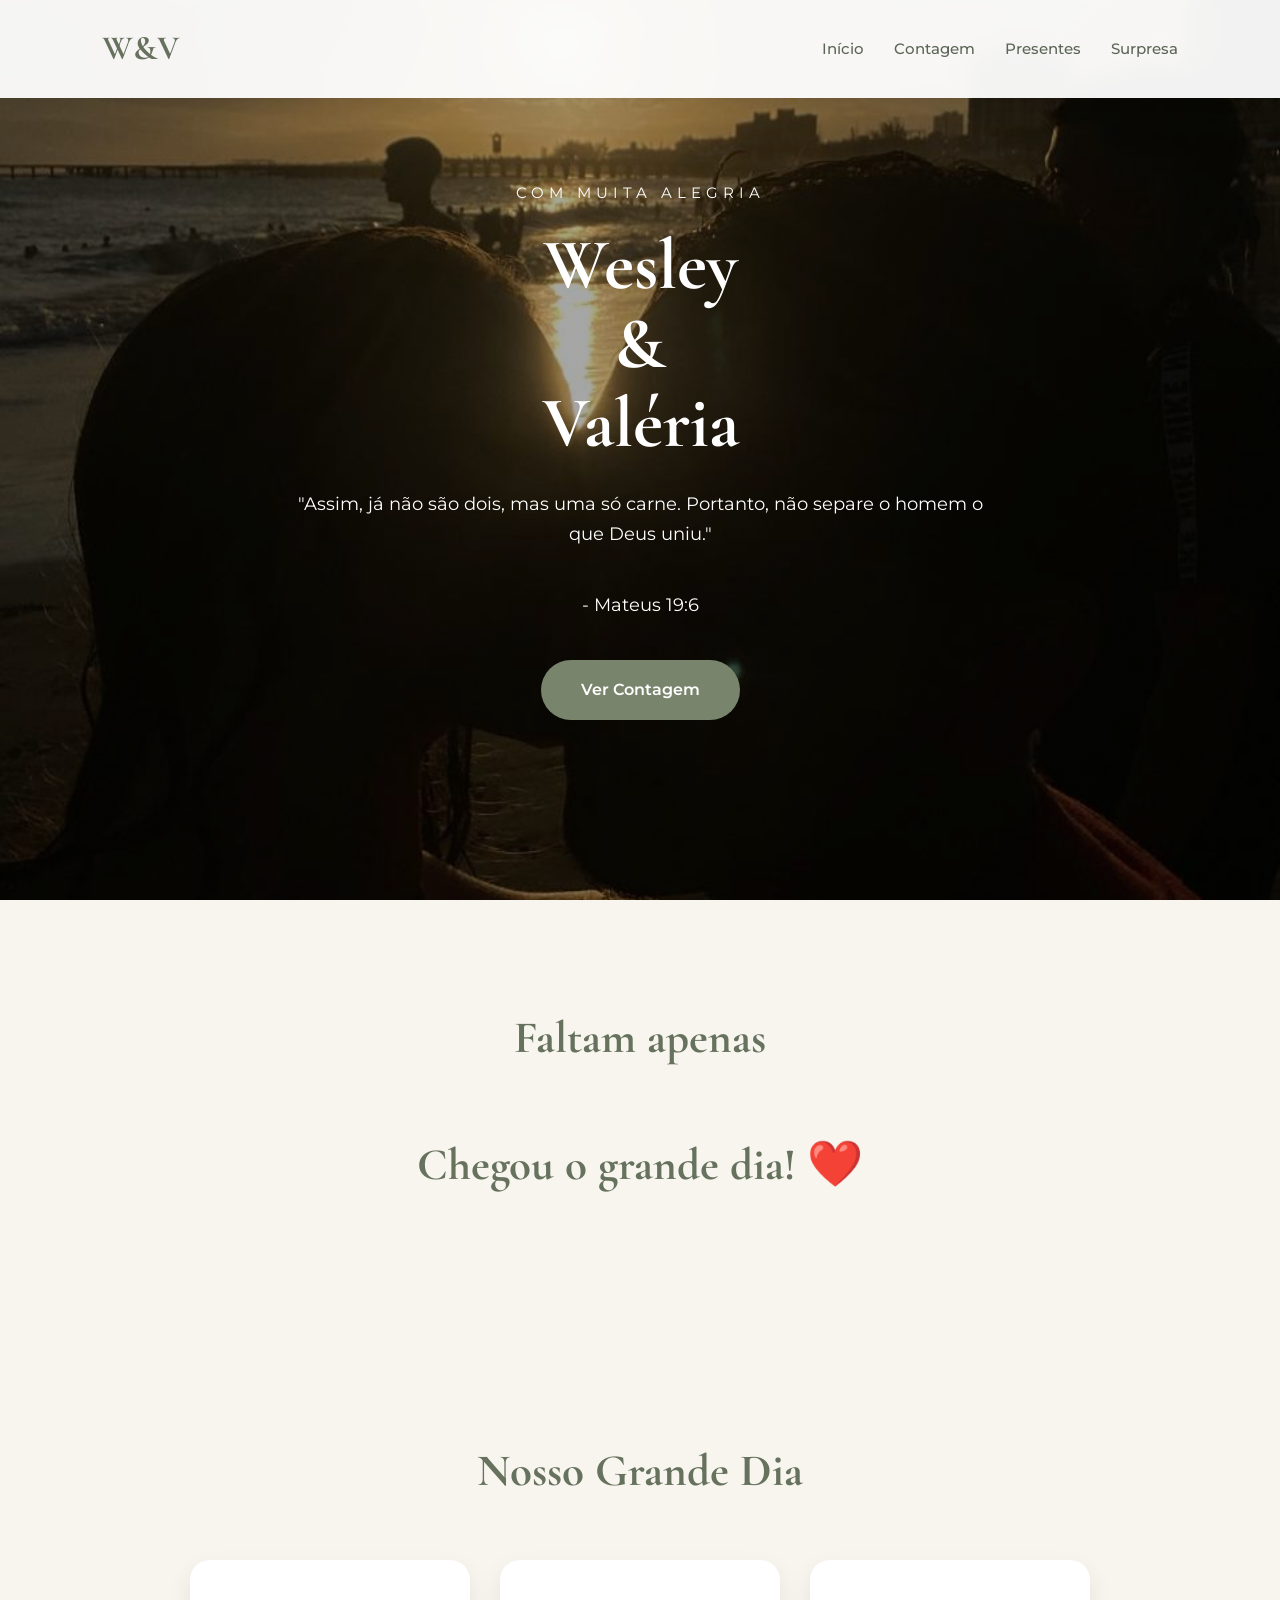
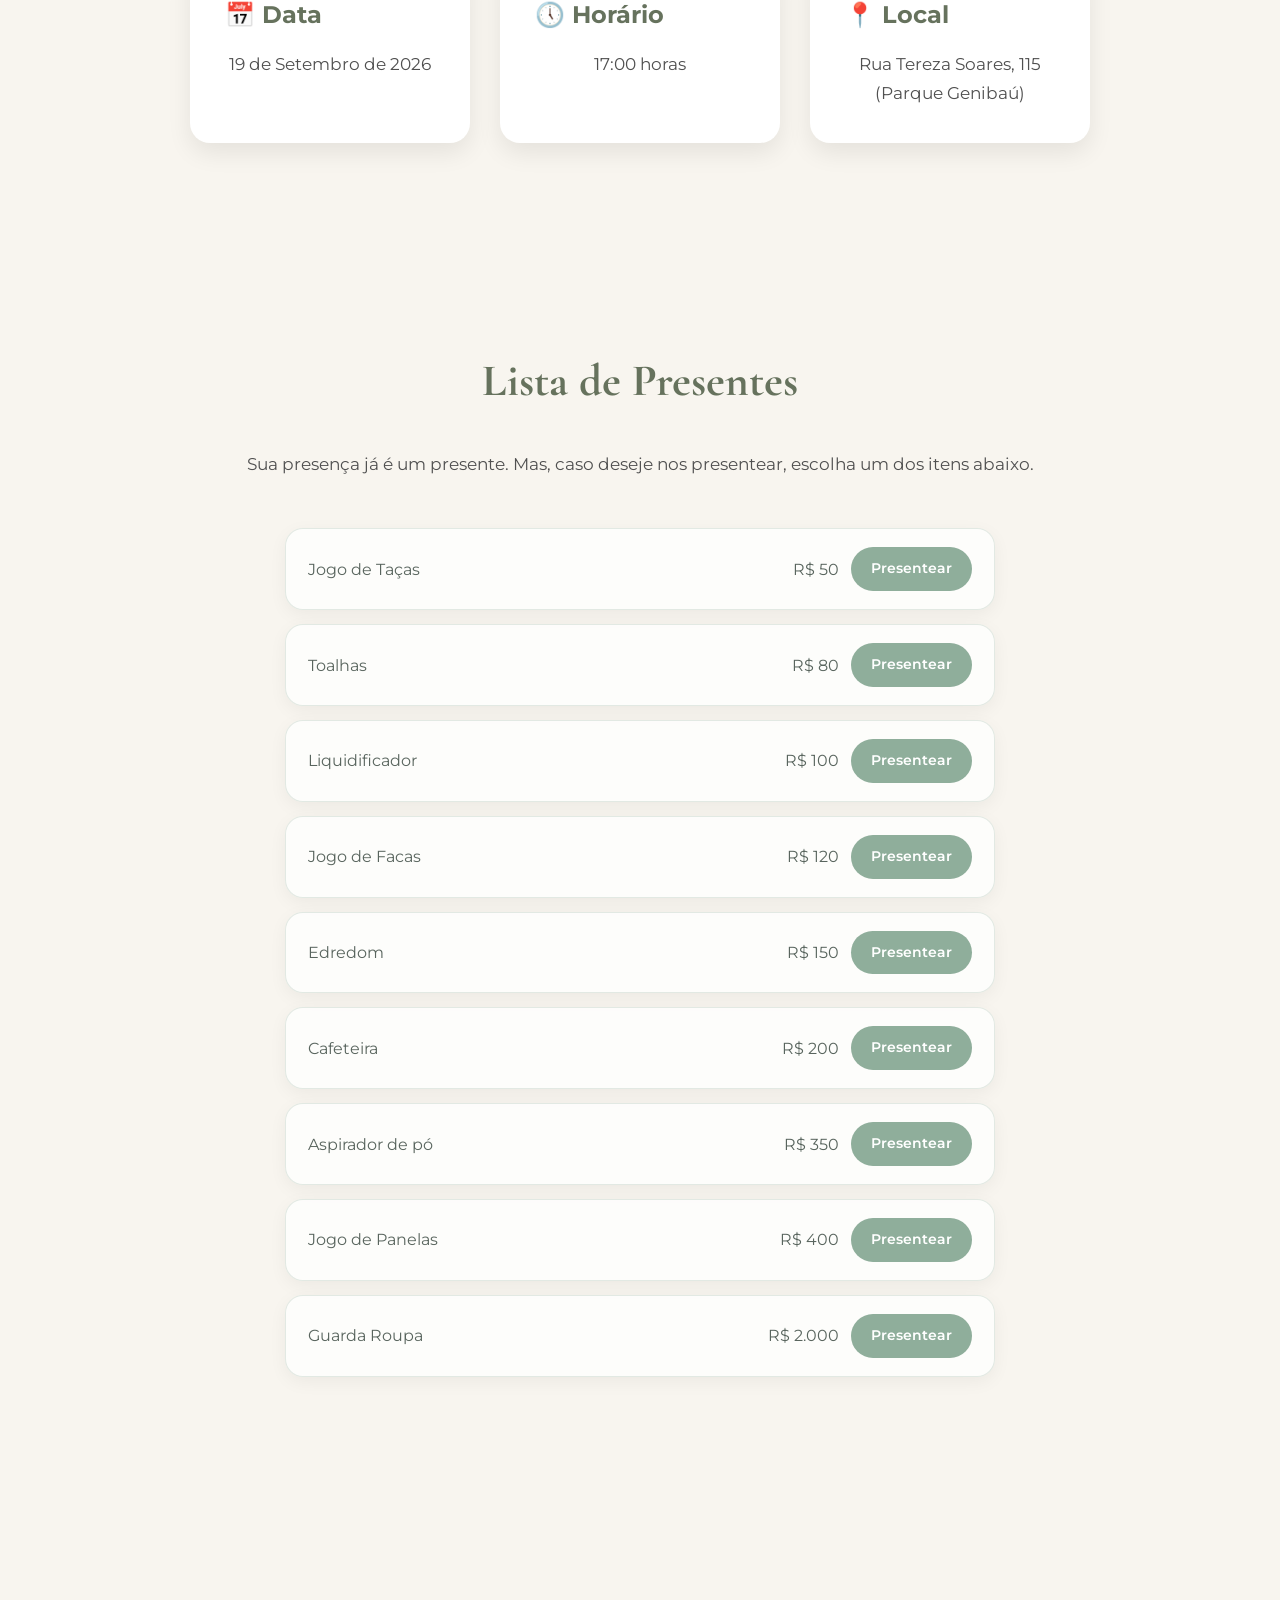
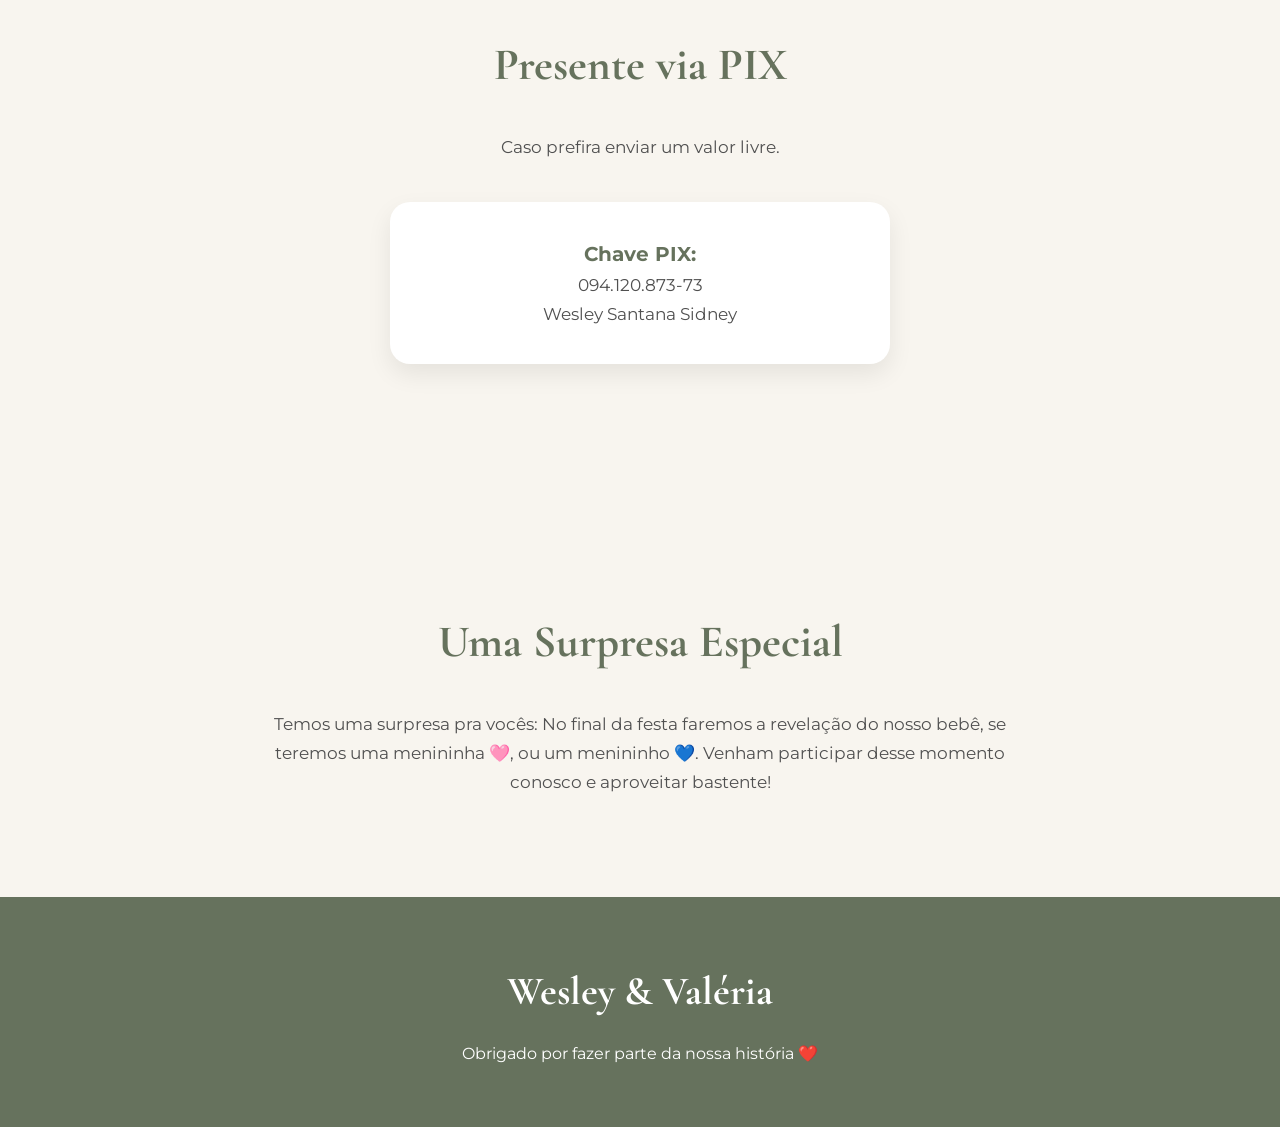
<file: index.html>
<!DOCTYPE html>
<html lang="pt-BR">

<head>

<meta charset="UTF-8">
<meta name="viewport" content="width=device-width, initial-scale=1.0">

<title>Wesley & Valéria</title>

<link rel="stylesheet" href="style.css">

<link rel="preconnect" href="https://fonts.googleapis.com">

<link rel="preconnect" href="https://fonts.gstatic.com" crossorigin>

<link href="https://fonts.googleapis.com/css2?family=Cormorant+Garamond:wght@400;500;700&family=Montserrat:wght@300;400;500;600&display=swap" rel="stylesheet">

</head>

<body>

<header>

<div class="logo">
W&V
</div>

<nav>

<a href="#inicio">Início</a>

<a href="#contador">Contagem</a>

<a href="#presentes">Presentes</a>

<a href="#surpresa">Surpresa</a>

</nav>

</header>

<section id="inicio" class="hero">

<div class="overlay">

<h4>COM MUITA ALEGRIA</h4>

<h1>
Wesley <br>
& <br>
Valéria
</h1>

<p>

"Assim, já não são dois, mas uma só carne. Portanto, não separe o homem o que Deus uniu."</p>
 
<p> - Mateus 19:6

</p>

<a href="#contador" class="botao">

Ver Contagem

</a>

</div>

</section>

<section id="contador">

<h2>Faltam apenas</h2>

<div class="countdown">

<div>

<span id="dias">00</span>

<p>Dias</p>

</div>

<div>

<span id="horas">00</span>

<p>Horas</p>

</div>

<div>

<span id="minutos">00</span>

<p>Minutos</p>

</div>

<div>

<span id="segundos">00</span>

<p>Segundos</p>

</div>

</div>

</section>

<section id="evento">

<h2>Nosso Grande Dia</h2>

<div class="cards">

<div class="card">

<h3>📅 Data</h3>

<p>19 de Setembro de 2026</p>

</div>

<div class="card">

<h3>🕔 Horário</h3>

<p>17:00 horas</p>

</div>

<div class="card">

<h3>📍 Local</h3>

<p> 
  
  Rua Tereza Soares, 115 (Parque Genibaú)
  
</p>

</div>

</div>

</section>

<section id="presentes">

<h2>Lista de Presentes</h2>

<p>

Sua presença já é um presente.

Mas, caso deseje nos presentear, escolha um dos itens abaixo.

</p>

<div class="lista">

<div class="aula-lista">

    <div class="aula-presente">
        <a href="https://mpago.la/2yukVDQ" target="_blank">
            <span>Jogo de Taças</span>
            <span>R$ 50</span>
            <span class="botao-presente">Presentear</span>
        </a>
    </div>

    <div class="aula-presente">
        <a href="https://mpago.la/1ib2qM6" target="_blank">
            <span>Toalhas</span>
            <span>R$ 80</span>
            <span class="botao-presente">Presentear</span>
        </a>
    </div>

    <div class="aula-presente">
        <a href="https://mpago.la/1uX49qB" target="_blank">
            <span>Liquidificador</span>
            <span>R$ 100</span>
            <span class="botao-presente">Presentear</span>
        </a>
    </div>

    <div class="aula-presente">
        <a href="https://mpago.la/2pD6DWW" target="_blank">
            <span>Jogo de Facas</span>
            <span>R$ 120</span>
            <span class="botao-presente">Presentear</span>
        </a>
    </div>

    <div class="aula-presente">
        <a href="https://mpago.la/2eWSuZa" target="_blank">
            <span>Edredom</span>
            <span>R$ 150</span>
            <span class="botao-presente">Presentear</span>
        </a>
    </div>

    <div class="aula-presente">
        <a href="https://mpago.la/221hi3k" target="_blank">
            <span>Cafeteira</span>
            <span>R$ 200</span>
            <span class="botao-presente">Presentear</span>
        </a>
    </div>

    <div class="aula-presente">
        <a href="https://mpago.la/1Gs3f2a" target="_blank">
            <span>Aspirador de pó</span>
            <span>R$ 350</span>
            <span class="botao-presente">Presentear</span>
        </a>
    </div>

    <div class="aula-presente">
        <a href="https://mpago.la/2gvugMs" target="_blank">
            <span>Jogo de Panelas</span>
            <span>R$ 400</span>
            <span class="botao-presente">Presentear</span>
        </a>
    </div>

    <div class="aula-presente">
        <a href="https://mpago.la/15w6eJz" target="_blank">
            <span>Guarda Roupa</span>
            <span>R$ 2.000</span>
            <span class="botao-presente">Presentear</span>
        </a>
    </div>

</div>
  
</div>

</section>

<section id="pix">

<h2>Presente via PIX</h2>

<p>

Caso prefira enviar um valor livre.

</p>

<div class="pix-box">

<p><strong>Chave PIX:</strong></p>

<p>094.120.873-73 </p>
 
<p>Wesley Santana Sidney </p>

</div>

</section>

<section id="surpresa">

<h2>Uma Surpresa Especial</h2>

<p>

Temos uma surpresa pra vocês: No final da festa faremos a revelação
do nosso bebê, se teremos uma menininha 🩷, ou um menininho 💙.
Venham participar desse momento conosco e aproveitar bastente!

</p>

</section>

<footer>

<h3>Wesley & Valéria</h3>

<p>

Obrigado por fazer parte da nossa história ❤️

</p>

</footer>

<script src="script.js"></script>

</body>

</html>
</file>
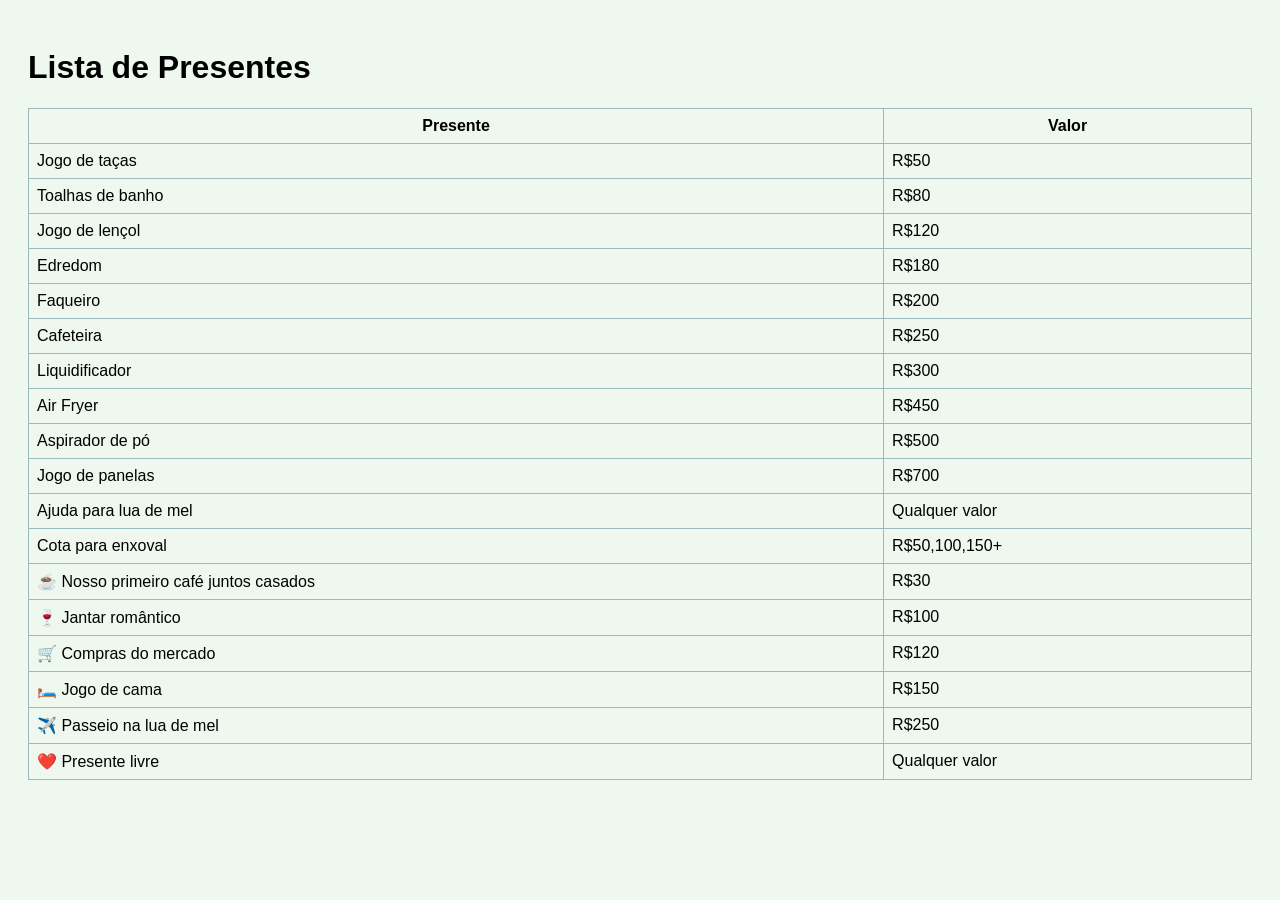
<file: presentes.html>
<!doctype html><html><head><meta charset='utf-8'><title>Presentes</title><style>body{font-family:Arial;background:#eef8ef;padding:20px}table{border-collapse:collapse;width:100%}td,th{border:1px solid #9bb;padding:8px}</style></head><body><h1>Lista de Presentes</h1><table><tr><th>Presente</th><th>Valor</th></tr>
<tr><td>Jogo de taças</td><td>R$50</td></tr><tr><td>Toalhas de banho</td><td>R$80</td></tr><tr><td>Jogo de lençol</td><td>R$120</td></tr><tr><td>Edredom</td><td>R$180</td></tr><tr><td>Faqueiro</td><td>R$200</td></tr><tr><td>Cafeteira</td><td>R$250</td></tr><tr><td>Liquidificador</td><td>R$300</td></tr><tr><td>Air Fryer</td><td>R$450</td></tr><tr><td>Aspirador de pó</td><td>R$500</td></tr><tr><td>Jogo de panelas</td><td>R$700</td></tr><tr><td>Ajuda para lua de mel</td><td>Qualquer valor</td></tr><tr><td>Cota para enxoval</td><td>R$50,100,150+</td></tr><tr><td>☕ Nosso primeiro café juntos casados</td><td>R$30</td></tr><tr><td>🍷 Jantar romântico</td><td>R$100</td></tr><tr><td>🛒 Compras do mercado</td><td>R$120</td></tr><tr><td>🛏️ Jogo de cama</td><td>R$150</td></tr><tr><td>✈️ Passeio na lua de mel</td><td>R$250</td></tr><tr><td>❤️ Presente livre</td><td>Qualquer valor</td></tr></table></body></html>
</file>
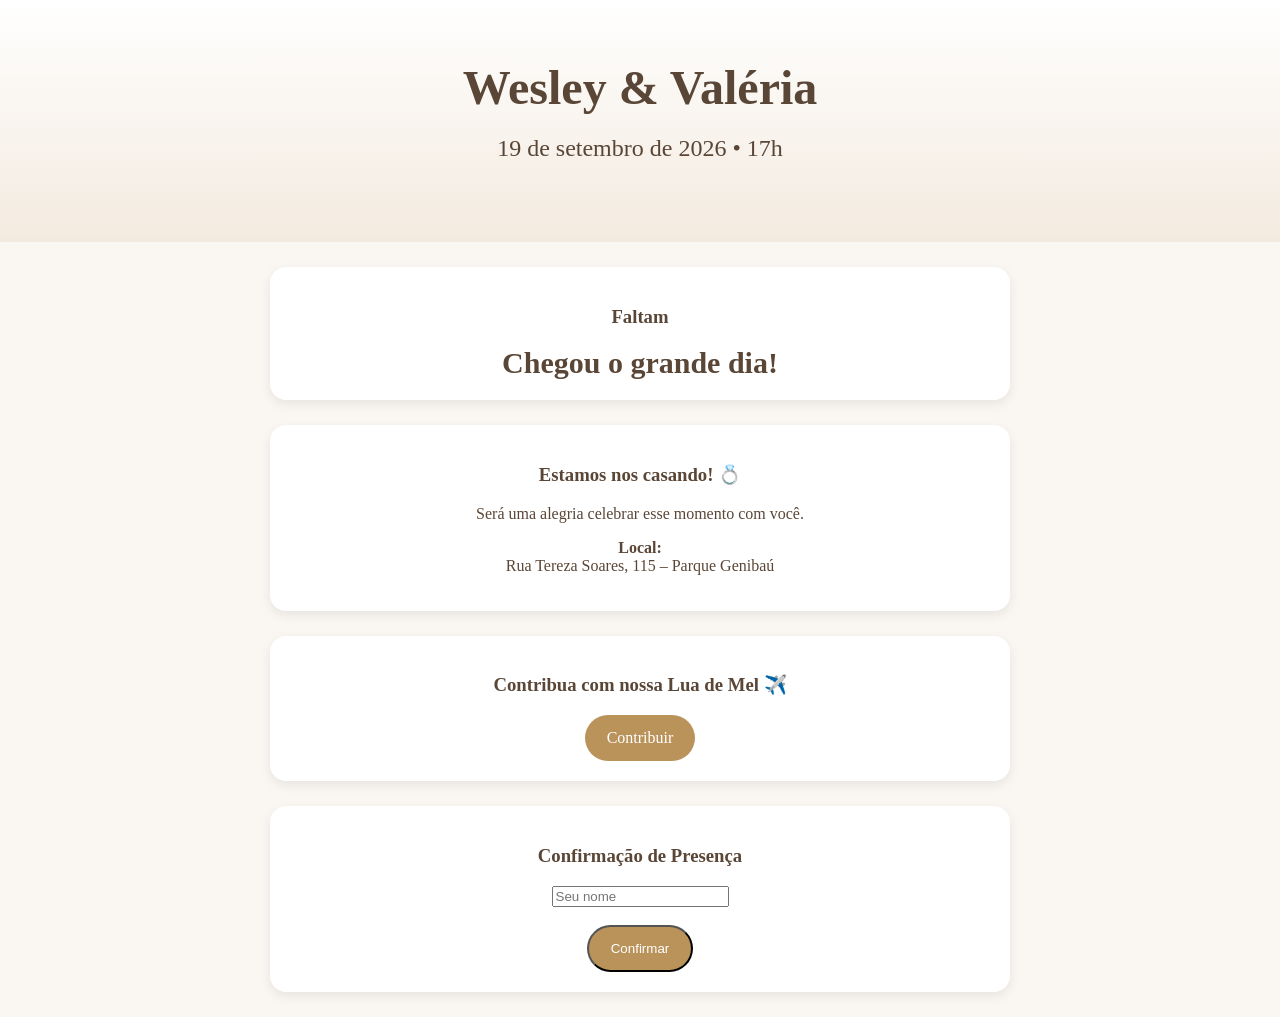
<file: site_wesley_valeria.html>
<!DOCTYPE html><html lang='pt-BR'><head><meta charset='UTF-8'>
<meta name='viewport' content='width=device-width,initial-scale=1'>
<title>Wesley & Valéria</title>
<style>
body{margin:0;font-family:Georgia,serif;background:#faf7f2;color:#5a4636;text-align:center}
.hero{padding:60px 20px;background:linear-gradient(#fff,#f3eadf)}
h1{font-size:48px;margin:0}h2{font-weight:normal}
.card{max-width:700px;margin:25px auto;padding:20px;background:#fff;border-radius:16px;box-shadow:0 4px 12px rgba(0,0,0,.08)}
button,a.btn{display:inline-block;padding:14px 22px;border-radius:30px;background:#b9935a;color:#fff;text-decoration:none}
#count{font-size:30px;font-weight:bold}
</style></head><body>
<div class='hero'><h1>Wesley & Valéria</h1><h2>19 de setembro de 2026 • 17h</h2></div>
<div class='card'><h3>Faltam</h3><div id='count'></div></div>
<div class='card'><h3>Estamos nos casando! 💍</h3><p>Será uma alegria celebrar esse momento com você.</p>
<p><b>Local:</b><br>Rua Tereza Soares, 115 – Parque Genibaú</p></div>
<div class='card'><h3>Contribua com nossa Lua de Mel ✈️</h3>
<a class='btn' href='https://link.mercadopago.com.br/wesleyevaleria' target='_blank'>Contribuir</a></div>
<div class='card'><h3>Confirmação de Presença</h3>
<input placeholder='Seu nome'><br><br><button>Confirmar</button></div>
<script>
const t=new Date('2026-09-19T17:00:00');
function u(){let d=t-new Date();if(d<0){count.innerHTML='Chegou o grande dia!';return;}
let s=Math.floor(d/1000),dd=Math.floor(s/86400);s%=86400;
let h=Math.floor(s/3600);s%=3600;let m=Math.floor(s/60);let ss=s%60;
count.innerHTML=`${dd} dias ${h}h ${m}m ${ss}s`;}
setInterval(u,1000);u();
</script></body></html>
</file>
<file: style.css>
/* RESET */

*{
margin:0;
padding:0;
box-sizing:border-box;
scroll-behavior:smooth;
}

body{

font-family:'Montserrat',sans-serif;

background:#f8f5ef;

color:#505050;

line-height:1.7;

}

/* MENU */

header{

position:fixed;

top:0;

width:100%;

display:flex;

justify-content:space-between;

align-items:center;

padding:20px 8%;

background:rgba(255,255,255,.95);

backdrop-filter:blur(10px);

box-shadow:0 2px 15px rgba(0,0,0,.08);

z-index:999;

}

.logo{

font-size:34px;

font-family:'Cormorant Garamond',serif;

color:#66725d;

font-weight:700;

}

nav{

display:flex;

gap:30px;

}

nav a{

text-decoration:none;

color:#5b6656;

font-size:15px;

font-weight:500;

transition:.3s;

}

nav a:hover{

color:#b39b6d;

}

/* CAPA */

.hero {
    height: 100vh;

    background:
        linear-gradient(rgba(0,0,0,.35), rgba(0,0,0,.35)),
        url("./capa.jpeg");

    background-size: cover;
    background-position: center 60%;

    display: flex;
    justify-content: center;
    align-items: center;
    text-align: center;
    padding: 20px;
}

.overlay{

max-width:700px;

color:white;

}

.overlay h4{

letter-spacing:5px;

font-size:15px;

margin-bottom:20px;

font-weight:400;

}

.overlay h1{

font-size:72px;

font-family:'Cormorant Garamond',serif;

line-height:1.1;

margin-bottom:25px;

}

.overlay p{

font-size:18px;

margin-bottom:40px;

}

.botao{

display:inline-block;

padding:16px 40px;

background:#78856c;

color:white;

text-decoration:none;

border-radius:50px;

transition:.4s;

font-weight:600;

}

.botao:hover{

background:#647057;

transform:translateY(-3px);

}

/* SEÇÕES */

section{

padding:100px 8%;

}

section h2{

text-align:center;

font-size:45px;

font-family:'Cormorant Garamond',serif;

color:#66725d;

margin-bottom:30px;

}

section p{

max-width:800px;

margin:auto;

text-align:center;

font-size:17px;

}

/* CONTAGEM */

.countdown{

display:flex;

justify-content:center;

gap:25px;

margin-top:50px;

flex-wrap:wrap;

}

.countdown div{

background:#ffffff;

padding:30px;

width:140px;

border-radius:20px;

box-shadow:0 10px 25px rgba(0,0,0,.08);

transition:.3s;

}

.countdown div:hover{

transform:translateY(-8px);

}

.countdown span{

font-size:42px;

font-weight:bold;

color:#66725d;

display:block;

margin-bottom:10px;

}

.countdown p{

font-size:16px;

}

/* EVENTO */

.cards{

display:flex;

justify-content:center;

gap:30px;

margin-top:50px;

flex-wrap:wrap;

}

.card{

background:#fff;

padding:35px;

width:280px;

border-radius:20px;

box-shadow:0 10px 25px rgba(0,0,0,.08);

transition:.3s;

}

.card:hover{

transform:translateY(-8px);

}

.card h3{

color:#66725d;

margin-bottom:15px;

font-size:24px;

}

/* PRESENTES */

.lista{

max-width:750px;

margin:50px auto;

}

.presente{

display:flex;

justify-content:space-between;

align-items:center;

background:#ffffff;

padding:18px 25px;

margin-bottom:18px;

border-radius:15px;

box-shadow:0 8px 18px rgba(0,0,0,.05);

font-size:18px;

}

.presente span{

color:#66725d;

font-weight:bold;

}

/* PIX */

.pix-box{

max-width:500px;

margin:40px auto;

background:#fff;

padding:35px;

border-radius:20px;

box-shadow:0 10px 25px rgba(0,0,0,.08);

text-align:center;

}

.pix-box strong{

color:#66725d;

font-size:20px;

}

/* RODAPÉ */

footer{

background:#66725d;

color:white;

text-align:center;

padding:60px 20px;

}

footer h3{

font-family:'Cormorant Garamond',serif;

font-size:40px;

margin-bottom:15px;

}

footer p{

font-size:16px;

}

/* RESPONSIVO */

@media(max-width:768px){

header{

flex-direction:column;

gap:15px;

padding:20px;

}

nav{

flex-wrap:wrap;

justify-content:center;

gap:15px;

}

.overlay h1{

font-size:50px;

}

section{

padding:80px 25px;

}

section h2{

font-size:34px;

}

.countdown{

gap:15px;

}

.countdown div{

width:120px;

padding:20px;

}

.card{

width:100%;

}

.presente{

font-size:16px;

padding:15px;

}

.botao{

padding:14px 30px;

}

}

/* ===========================
   ANIMAÇÕES
=========================== */

section,
.card,
.presente{

opacity:0;

transform:translateY(40px);

transition:all .8s ease;

}

.mostrar{

opacity:1 !important;

transform:translateY(0) !important;

}

/* ===========================
   MENU MOBILE
=========================== */

.menu-mobile{

display:none;

font-size:30px;

cursor:pointer;

color:#66725d;

}

@media(max-width:768px){

.menu-mobile{

display:block;

}

nav{

display:none;

position:absolute;

top:80px;

left:0;

width:100%;

background:white;

flex-direction:column;

padding:20px;

box-shadow:0 10px 20px rgba(0,0,0,.08);

}

nav.ativo{

display:flex;

}

}

/* ===========================
   BOTÃO TOPO
=========================== */

.topo{

position:fixed;

right:25px;

bottom:25px;

width:55px;

height:55px;

border:none;

border-radius:50%;

background:#66725d;

color:white;

font-size:24px;

cursor:pointer;

opacity:0;

pointer-events:none;

transition:.3s;

box-shadow:0 8px 20px rgba(0,0,0,.25);

}

.topo.show{

opacity:1;

pointer-events:auto;

}

.topo:hover{

background:#55614f;

transform:translateY(-4px);

}

/* ===========================
   ROLAGEM SUAVE
=========================== */

html{

scroll-behavior:smooth;

}

/* ===========================
   SELEÇÃO DE TEXTO
=========================== */

::selection{

background:#66725d;

color:white;

}

/* ===========================
   BARRA DE ROLAGEM
=========================== */

::-webkit-scrollbar{

width:10px;

}

::-webkit-scrollbar-track{

background:#f5f2ec;

}

::-webkit-scrollbar-thumb{

background:#66725d;

border-radius:20px;

}

::-webkit-scrollbar-thumb:hover{

background:#55614f;

}

/* ===== LISTA DE PRESENTES ===== */

.aula-lista {
    max-width: 850px;
    margin: 40px auto;
    padding: 0 20px;
}

.aula-presente {
    display: flex;
    align-items: center;
    justify-content: space-between;
    gap: 20px;

    background: rgba(255, 255, 255, 0.75);
    border: 1px solid rgba(143, 174, 155, 0.25);
    border-radius: 18px;

    padding: 18px 22px;
    margin-bottom: 14px;

    box-shadow: 0 5px 18px rgba(0, 0, 0, 0.05);

    transition: transform 0.2s ease, box-shadow 0.2s ease;
}

.aula-presente:hover {
    transform: translateY(-2px);
    box-shadow: 0 8px 22px rgba(0, 0, 0, 0.08);
}

/* texto do presente */
.aula-presente .nome-presente {
    font-size: 17px;
    color: #59655e;
    font-weight: 500;
}

/* botão */
.botao-presente {
    display: inline-flex !important;
    align-items: center;
    justify-content: center;

    background: #8fae9b !important;
    color: white !important;

    text-decoration: none !important;

    padding: 10px 20px;
    border-radius: 25px;

    font-size: 14px;
    font-weight: 600;

    white-space: nowrap;

    transition: all 0.2s ease;
}

.botao-presente:hover {
    background: #789783 !important;
    transform: scale(1.03);
}

/* celular */
@media (max-width: 600px) {

    .aula-lista {
        padding: 0 15px;
    }

    .aula-presente {
        padding: 16px;
        gap: 12px;
    }

    .aula-presente .nome-presente {
        font-size: 15px;
    }

    .botao-presente {
        padding: 9px 14px;
        font-size: 13px;
    }
}

/* ===== AJUSTE FINAL DA LISTA DE PRESENTES ===== */

.aula-presente > a {
    text-decoration: none !important;
    color: #59655e !important;
}

/* COMPUTADOR */
@media (min-width: 769px) {

    .aula-presente > a {
        display: flex;
        align-items: center;
        width: 100%;
        gap: 12px;
        text-decoration: none !important;
        color: #59655e !important;
    }

    .aula-presente > a > span {
        text-decoration: none !important;
    }

    .aula-presente > a > span:nth-child(1) {
        flex: 1;
    }

    .aula-presente > a > span:nth-child(2) {
        white-space: nowrap;
    }

    .aula-presente > a > .botao-presente {
        flex-shrink: 0;
    }
}

/* CELULAR */
@media (max-width: 600px) {

    .aula-presente > a {
        display: flex;
        align-items: center;
        justify-content: space-between;
        width: 100%;
        gap: 10px;
        text-decoration: none !important;
    }

    .aula-presente > a > span {
        text-decoration: none !important;
    }

    .aula-presente > a > span:nth-child(1) {
        flex: 1;
    }

    .aula-presente > a > span:nth-child(2) {
        white-space: nowrap;
    }

    .aula-presente > a > .botao-presente {
        flex-shrink: 0;
    }
}
</file>
